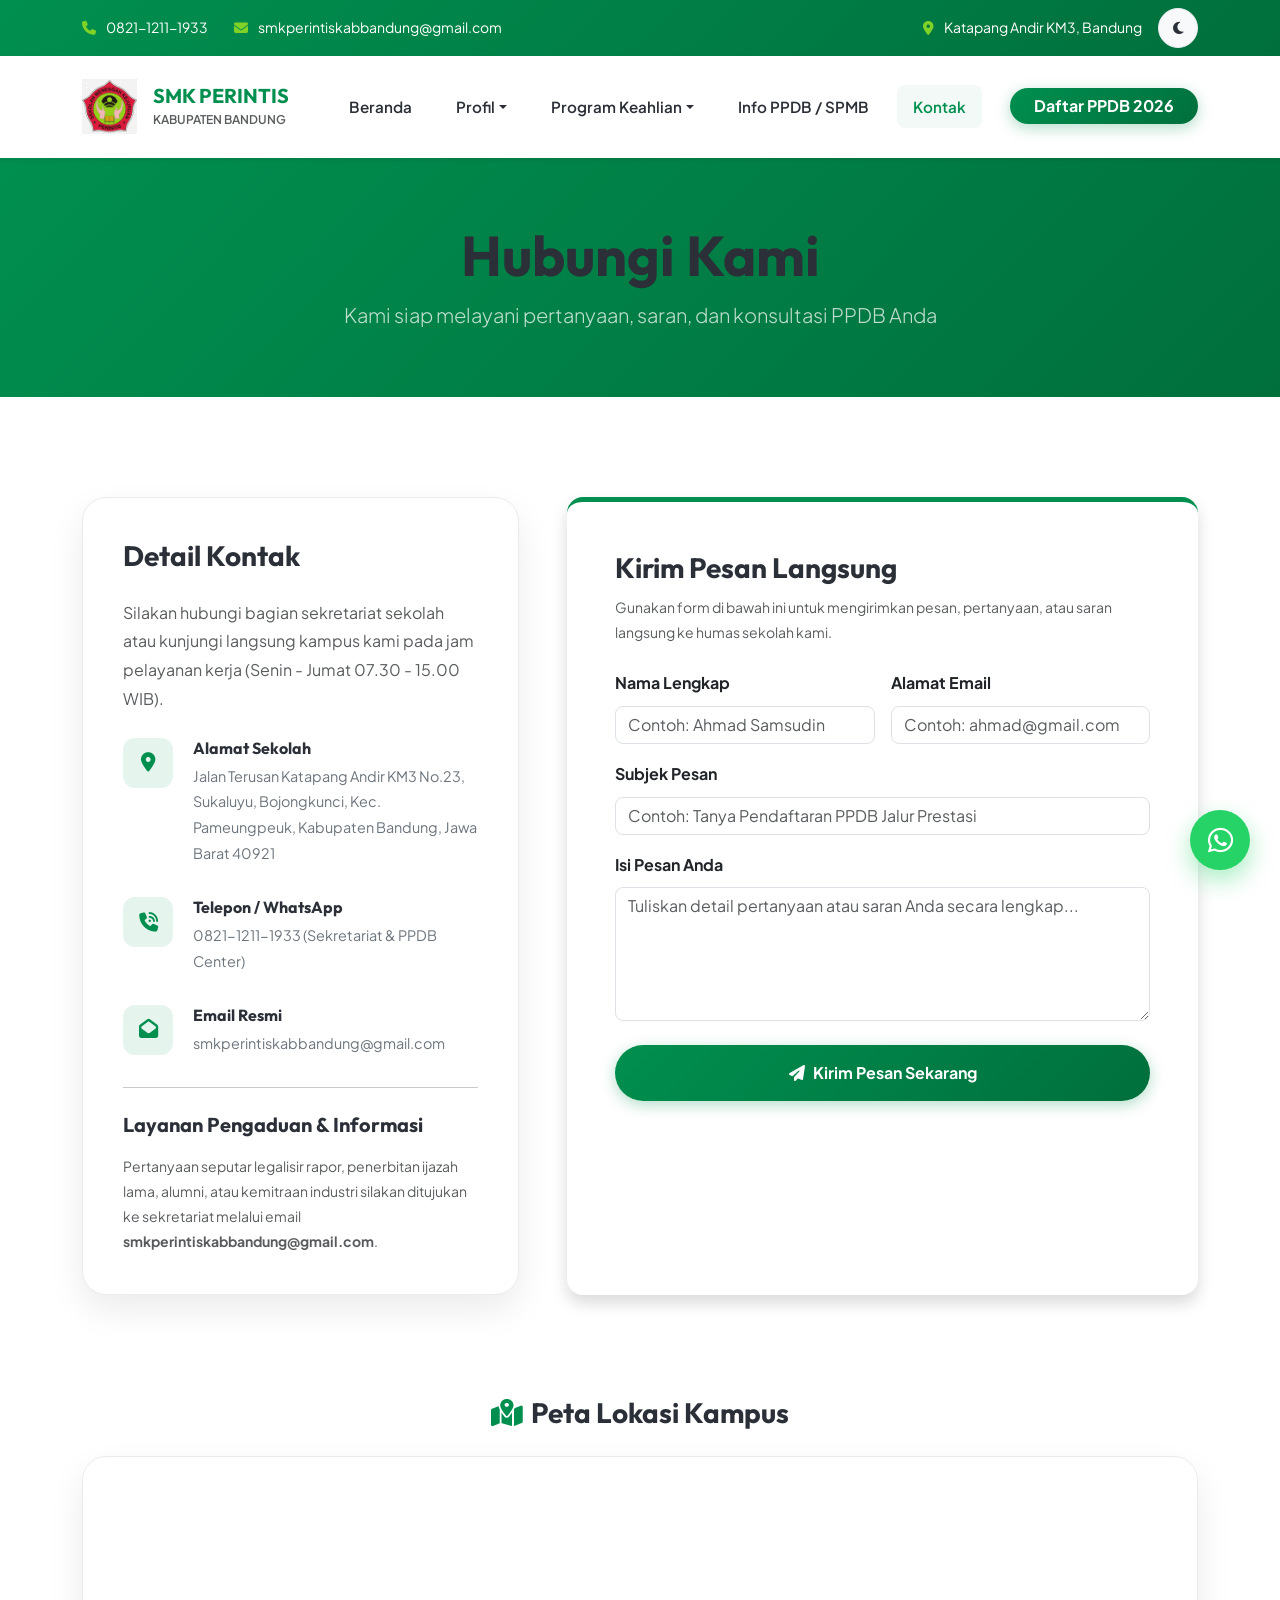
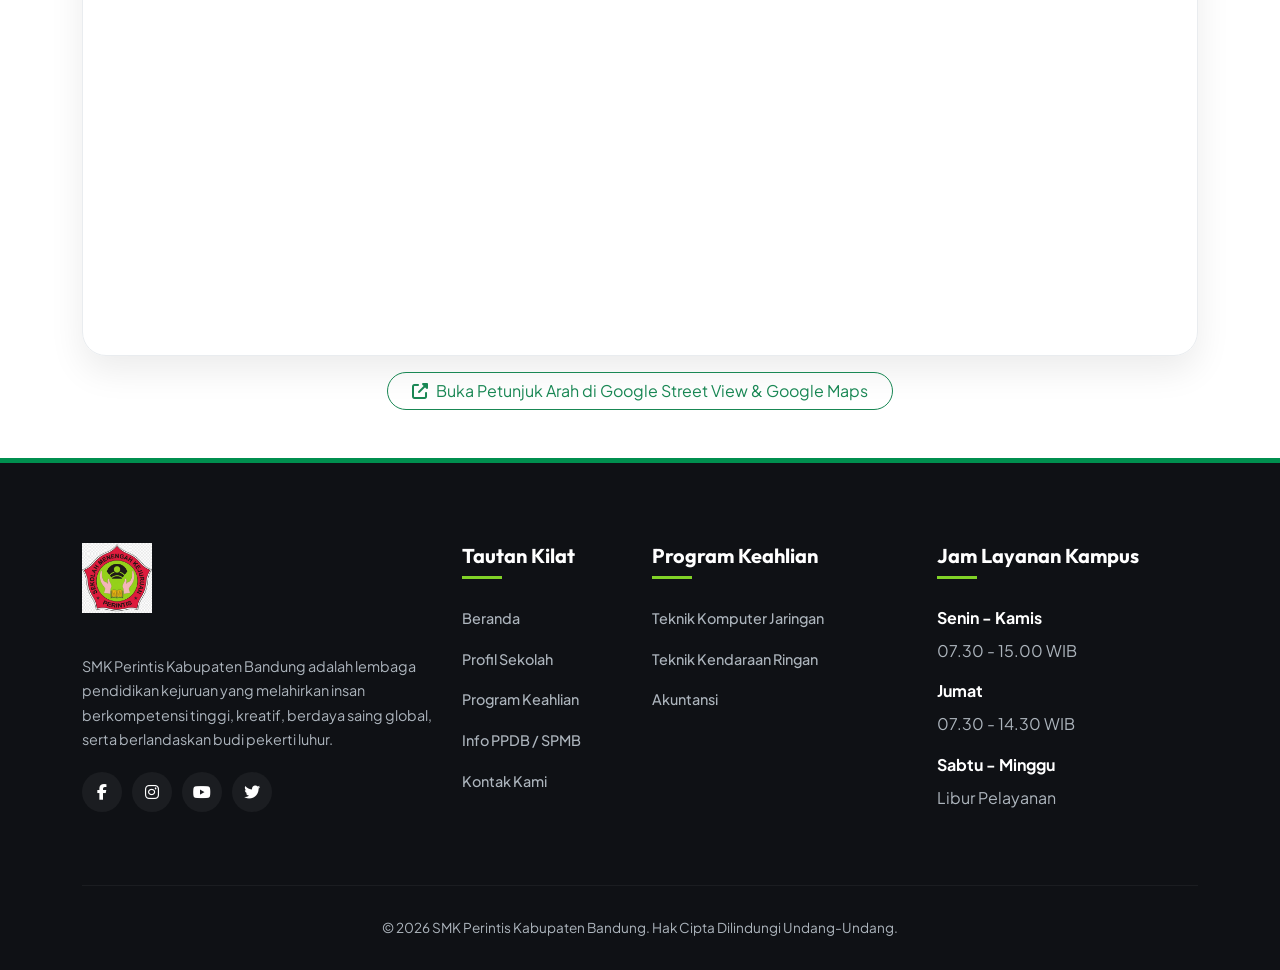
<file: kontak.html>
<!DOCTYPE html>
<html lang="id">
<head>
    <meta charset="UTF-8">
    <meta name="viewport" content="width=device-width, initial-scale=1.0">
    <title>Hubungi Kami | SMK Perintis Kabupaten Bandung</title>
    
    <!-- SEO Meta Tags -->
    <meta name="description" content="Hubungi SMK Perintis Kabupaten Bandung melalui email, WhatsApp, telepon, atau kirim pesan langsung via website kami. Informasi alamat dan peta lokasi sekolah.">
    <meta name="keywords" content="Kontak SMK Perintis, Telepon SMK Perintis, WhatsApp SMK Perintis, Peta Lokasi SMK Perintis">
    <meta name="author" content="SMK Perintis Kab Bandung">
    
    <!-- Bootstrap 5 CSS -->
    <link href="https://cdn.jsdelivr.net/npm/bootstrap@5.3.0/dist/css/bootstrap.min.css" rel="stylesheet">
    <!-- Font Awesome 6 Icons -->
    <link rel="stylesheet" href="https://cdnjs.cloudflare.com/ajax/libs/font-awesome/6.4.0/css/all.min.css">
    <!-- Custom Style Sheet -->
    <link rel="stylesheet" href="css/style.css">
</head>
<body>

    <!-- 1. TOP BAR INFO -->
    <div class="bg-brand-gradient text-white py-2 d-none d-md-block">
        <div class="container d-flex justify-content-between align-items-center small font-weight-bold">
            <div>
                <span class="me-4"><i class="fas fa-phone me-2 text-brand-yellow"></i> 0821-1211-1933</span>
                <span><i class="fas fa-envelope me-2 text-brand-yellow"></i> smkperintiskabbandung@gmail.com</span>
            </div>
            <div class="d-flex align-items-center gap-3">
                <span><i class="fas fa-map-marker-alt me-2 text-brand-yellow"></i> Katapang Andir KM3, Bandung</span>
                <button id="themeToggle" class="theme-toggle-btn btn-sm" title="Ganti Tema" aria-label="Ganti Tema">
                    <i class="fas fa-moon"></i>
                </button>
            </div>
        </div>
    </div>

    <!-- 2. MAIN HEADER & NAVIGATION -->
    <nav id="mainNav" class="navbar navbar-expand-lg navbar-light sticky-top shadow-sm">
        <div class="container">
            <a class="navbar-brand d-flex align-items-center" href="index.html">
                <img src="assets/logo.png" alt="Logo SMK Perintis" class="me-3" style="max-height: 55px; height: auto;">
                <div>
                    <h5 class="m-0 fw-bold tracking-tight text-brand-red">SMK PERINTIS</h5>
                    <span class="text-muted d-block small" style="font-size: 0.75rem; font-weight: 600;">KABUPATEN BANDUNG</span>
                </div>
            </a>

            <button class="navbar-toggler border-0 ms-auto" type="button" data-bs-toggle="collapse" data-bs-target="#smkNavbar" aria-label="Toggle navigation">
                <i class="fas fa-bars text-brand-red"></i>
            </button>

            <div class="collapse navbar-collapse" id="smkNavbar">
                <ul class="navbar-nav mx-auto mb-2 mb-lg-0">
                    <li class="nav-item">
                        <a class="nav-link" href="index.html">Beranda</a>
                    </li>
                    <li class="nav-item dropdown">
                        <a class="nav-link dropdown-toggle" href="#" role="button" data-bs-toggle="dropdown" aria-expanded="false">Profil</a>
                        <ul class="dropdown-menu">
                            <li><a class="dropdown-item" href="profil.html#sejarah">Sejarah Sekolah</a></li>
                            <li><a class="dropdown-item" href="profil.html#visi-misi">Visi & Misi</a></li>
                            <li><a class="dropdown-item" href="profil.html#struktur">Struktur Organisasi</a></li>
                            <li><a class="dropdown-item" href="profil.html#fasilitas">Fasilitas</a></li>
                        </ul>
                    </li>
                    <li class="nav-item dropdown">
                        <a class="nav-link dropdown-toggle" href="#" role="button" data-bs-toggle="dropdown" aria-expanded="false">Program Keahlian</a>
                        <ul class="dropdown-menu">
                            <li><a class="dropdown-item" href="jurusan.html#tkj"><i class="fas fa-laptop-code text-brand-red me-2"></i>Teknik Komputer Jaringan</a></li>
                            <li><a class="dropdown-item" href="jurusan.html#tkr"><i class="fas fa-car-wrench text-brand-green me-2"></i>Teknik Kendaraan Ringan</a></li>
                            <li><a class="dropdown-item" href="jurusan.html#akuntansi"><i class="fas fa-calculator text-brand-yellow me-2"></i>Akuntansi</a></li>
                        </ul>
                    </li>
                    <li class="nav-item">
                        <a class="nav-link" href="ppdb.html">Info PPDB / SPMB</a>
                    </li>
                    <li class="nav-item">
                        <a class="nav-link active" href="kontak.html">Kontak</a>
                    </li>
                </ul>

                <div class="d-flex align-items-center gap-3">
                    <a href="ppdb.html" class="btn btn-brand-red rounded-pill px-4 fw-bold">Daftar PPDB 2026</a>
                </div>
            </div>
        </div>
    </nav>

    <!-- 3. BREADCRUMB HERO -->
    <section class="bg-brand-gradient text-white py-5 text-center">
        <div class="container py-3">
            <h1 class="display-4 fw-bold">Hubungi Kami</h1>
            <p class="lead m-0 opacity-75">Kami siap melayani pertanyaan, saran, dan konsultasi PPDB Anda</p>
        </div>
    </section>

    <!-- 4. HUBUNGI KAMI CONTENT -->
    <section class="section-padding">
        <div class="container">
            <div class="row g-5">
                <!-- Kontak Detail -->
                <div class="col-lg-5">
                    <div class="contact-info-box h-100">
                        <h3 class="fw-bold mb-4">Detail Kontak</h3>
                        <p class="text-muted mb-4">Silakan hubungi bagian sekretariat sekolah atau kunjungi langsung kampus kami pada jam pelayanan kerja (Senin - Jumat 07.30 - 15.00 WIB).</p>
                        
                        <div class="contact-detail-item">
                            <div class="contact-detail-icon"><i class="fas fa-location-dot"></i></div>
                            <div class="contact-detail-content">
                                <h6>Alamat Sekolah</h6>
                                <p>Jalan Terusan Katapang Andir KM3 No.23, Sukaluyu, Bojongkunci, Kec. Pameungpeuk, Kabupaten Bandung, Jawa Barat 40921</p>
                            </div>
                        </div>
                        
                        <div class="contact-detail-item">
                            <div class="contact-detail-icon"><i class="fas fa-phone-volume"></i></div>
                            <div class="contact-detail-content">
                                <h6>Telepon / WhatsApp</h6>
                                <p><a href="tel:082112111933">0821-1211-1933 (Sekretariat & PPDB Center)</a></p>
                            </div>
                        </div>
                        
                        <div class="contact-detail-item">
                            <div class="contact-detail-icon"><i class="fas fa-envelope-open"></i></div>
                            <div class="contact-detail-content">
                                <h6>Email Resmi</h6>
                                <p><a href="mailto:smkperintiskabbandung@gmail.com">smkperintiskabbandung@gmail.com</a></p>
                            </div>
                        </div>

                        <hr class="my-4">
                        
                        <h5 class="fw-bold mb-3">Layanan Pengaduan & Informasi</h5>
                        <p class="text-muted small m-0">Pertanyaan seputar legalisir rapor, penerbitan ijazah lama, alumni, atau kemitraan industri silakan ditujukan ke sekretariat melalui email <strong>smkperintiskabbandung@gmail.com</strong>.</p>
                    </div>
                </div>

                <!-- Formulir Pesan -->
                <div class="col-lg-7">
                    <div class="card border-0 shadow p-5 rounded-4 bg-white" style="border-top: 5px solid var(--brand-red) !important; height: 100%;">
                        <h3 class="fw-bold mb-2">Kirim Pesan Langsung</h3>
                        <p class="text-muted small mb-4">Gunakan form di bawah ini untuk mengirimkan pesan, pertanyaan, atau saran langsung ke humas sekolah kami.</p>
                        
                        <form id="contactForm">
                            <div class="row g-3">
                                <div class="col-md-6">
                                    <div class="mb-3">
                                        <label for="contactNama" class="form-label fw-bold">Nama Lengkap</label>
                                        <input type="text" class="form-control rounded-3" id="contactNama" placeholder="Contoh: Ahmad Samsudin" required>
                                    </div>
                                </div>
                                <div class="col-md-6">
                                    <div class="mb-3">
                                        <label for="contactEmail" class="form-label fw-bold">Alamat Email</label>
                                        <input type="email" class="form-control rounded-3" id="contactEmail" placeholder="Contoh: ahmad@gmail.com" required>
                                    </div>
                                </div>
                            </div>
                            <div class="mb-3">
                                <label for="contactSubjek" class="form-label fw-bold">Subjek Pesan</label>
                                <input type="text" class="form-control rounded-3" id="contactSubjek" placeholder="Contoh: Tanya Pendaftaran PPDB Jalur Prestasi" required>
                            </div>
                            <div class="mb-4">
                                <label for="contactPesan" class="form-label fw-bold">Isi Pesan Anda</label>
                                <textarea class="form-control rounded-3" id="contactPesan" rows="5" placeholder="Tuliskan detail pertanyaan atau saran Anda secara lengkap..." required></textarea>
                            </div>
                            <button type="submit" class="btn btn-brand-red py-3 rounded-pill fw-bold w-100"><i class="fas fa-paper-plane me-2"></i>Kirim Pesan Sekarang</button>
                        </form>
                    </div>
                </div>
            </div>
        </div>
    </section>

    <!-- 5. LOKASI MAPS FULL WIDTH -->
    <section class="pb-5">
        <div class="container">
            <h3 class="fw-bold mb-4 text-center"><i class="fas fa-map-location-dot text-brand-red me-2"></i>Peta Lokasi Kampus</h3>
            <div class="map-iframe-container" style="height: 500px;">
                <iframe src="https://www.google.com/maps/embed?pb=!1m18!1m12!1m3!1d15840.407727393433!2d107.57913337956799!3d-7.009087532356557!2m3!1f0!2f0!3f0!3m2!1i1024!2i768!4f13.1!3m3!1m2!1s0x2e68eeacf99940ed%3A0xddf3345ec586b9e6!2sJl.%20Terusan%20Katapang%20Andir%2C%20Bojongkunci%2C%20Kec.%20Pameungpeuk%2C%20Kabupaten%20Bandung%2C%20Jawa%20Barat!5e0!3m2!1sid!2sid!4v1716611425126!5m2!1sid!2sid" allowfullscreen="" loading="lazy" referrerpolicy="no-referrer-when-downgrade"></iframe>
            </div>
            <div class="text-center mt-3">
                <a href="https://www.google.com/local/place/fid/0x2e68eeacf99940ed:0xddf3345ec586b9e6/photosphere?iu=https://streetviewpixels-pa.googleapis.com/v1/thumbnail?panoid%3DB7WelOsS40qvYYcexL2YIg%26cb_client%3Dsearch.gws-prod.gps%26yaw%3D334.32736%26pitch%3D0%26thumbfov%3D100%26w%3D0%26h%3D0&ik=CAISFkI3V2VsT3NTNDBxdllZY2V4TDJZSWc%3D&sa=X" target="_blank" class="btn btn-outline-success rounded-pill px-4"><i class="fas fa-up-right-from-square me-2"></i>Buka Petunjuk Arah di Google Street View & Google Maps</a>
            </div>
        </div>
    </section>

    <!-- 6. FOOTER -->
    <footer>
        <div class="container">
            <div class="row g-4">
                <div class="col-lg-4 col-md-6 footer-logo-desc">
                    <img src="assets/logo.png" alt="Logo Footer SMK Perintis">
                    <p class="mt-3">
                        SMK Perintis Kabupaten Bandung adalah lembaga pendidikan kejuruan yang melahirkan insan berkompetensi tinggi, kreatif, berdaya saing global, serta berlandaskan budi pekerti luhur.
                    </p>
                    <div class="footer-social-buttons">
                        <a href="#" class="footer-social-btn" aria-label="Facebook"><i class="fab fa-facebook-f"></i></a>
                        <a href="#" class="footer-social-btn" aria-label="Instagram"><i class="fab fa-instagram"></i></a>
                        <a href="#" class="footer-social-btn" aria-label="YouTube"><i class="fab fa-youtube"></i></a>
                        <a href="#" class="footer-social-btn" aria-label="Twitter"><i class="fab fa-twitter"></i></a>
                    </div>
                </div>
                
                <div class="col-lg-2 col-md-6">
                    <h5 class="footer-title">Tautan Kilat</h5>
                    <ul class="footer-links">
                        <li><a href="index.html">Beranda</a></li>
                        <li><a href="profil.html">Profil Sekolah</a></li>
                        <li><a href="jurusan.html">Program Keahlian</a></li>
                        <li><a href="ppdb.html">Info PPDB / SPMB</a></li>
                        <li><a href="kontak.html">Kontak Kami</a></li>
                    </ul>
                </div>
                
                <div class="col-lg-3 col-md-6">
                    <h5 class="footer-title">Program Keahlian</h5>
                    <ul class="footer-links">
                        <li><a href="jurusan.html#tkj">Teknik Komputer Jaringan</a></li>
                        <li><a href="jurusan.html#tkr">Teknik Kendaraan Ringan</a></li>
                        <li><a href="jurusan.html#akuntansi">Akuntansi</a></li>
                    </ul>
                </div>
                
                <div class="col-lg-3 col-md-6">
                    <h5 class="footer-title">Jam Layanan Kampus</h5>
                    <ul class="footer-links" style="pointer-events: none;">
                        <li><span class="text-white d-block fw-bold mb-1">Senin - Kamis</span> 07.30 - 15.00 WIB</li>
                        <li><span class="text-white d-block fw-bold mb-1">Jumat</span> 07.30 - 14.30 WIB</li>
                        <li><span class="text-white d-block fw-bold mb-1">Sabtu - Minggu</span> Libur Pelayanan</li>
                    </ul>
                </div>
            </div>
            
            <div class="footer-bottom text-center">
                <p class="m-0">&copy; 2026 SMK Perintis Kabupaten Bandung. Hak Cipta Dilindungi Undang-Undang.</p>
            </div>
        </div>
    </footer>

    <!-- 7. MOBILE / TABLET BOTTOM NAVIGATION (UNINUS DESIGN) -->
    <div class="mobile-nav-panel">
        <a href="index.html" class="mobile-nav-item">
            <i class="fas fa-house"></i>
            <span>Beranda</span>
        </a>
        <a href="profil.html" class="mobile-nav-item">
            <i class="fas fa-circle-info"></i>
            <span>Profil</span>
        </a>
        <a href="ppdb.html" class="mobile-nav-center-btn">
            <div class="mobile-nav-center-inner">
                <i class="fas fa-user-plus"></i>
            </div>
            <span class="d-block text-center mt-1 font-weight-bold" style="font-size: 0.65rem; color: var(--brand-red);">PPDB 2026</span>
        </a>
        <a href="jurusan.html" class="mobile-nav-item">
            <i class="fas fa-graduation-cap"></i>
            <span>Jurusan</span>
        </a>
        <a href="kontak.html" class="mobile-nav-item active">
            <i class="fas fa-envelope"></i>
            <span>Kontak</span>
        </a>
    </div>

    <!-- 8. FLOATING WHATSAPP BUTTON -->
    <a href="https://wa.me/6282112111933?text=Halo%20Admin%20SMK%20Perintis%20Kab%20Bandung" class="wa-floating-btn" target="_blank" aria-label="Chat WhatsApp">
        <i class="fab fa-whatsapp"></i>
    </a>

    <!-- Bootstrap Bundle with Popper JS -->
    <script src="https://cdn.jsdelivr.net/npm/bootstrap@5.3.0/dist/js/bootstrap.bundle.min.js"></script>
    <!-- GSAP for scroll animations -->
    <script src="https://cdnjs.cloudflare.com/ajax/libs/gsap/3.12.2/gsap.min.js"></script>
    <script src="js/main.js"></script>
</body>
</html>
</file>
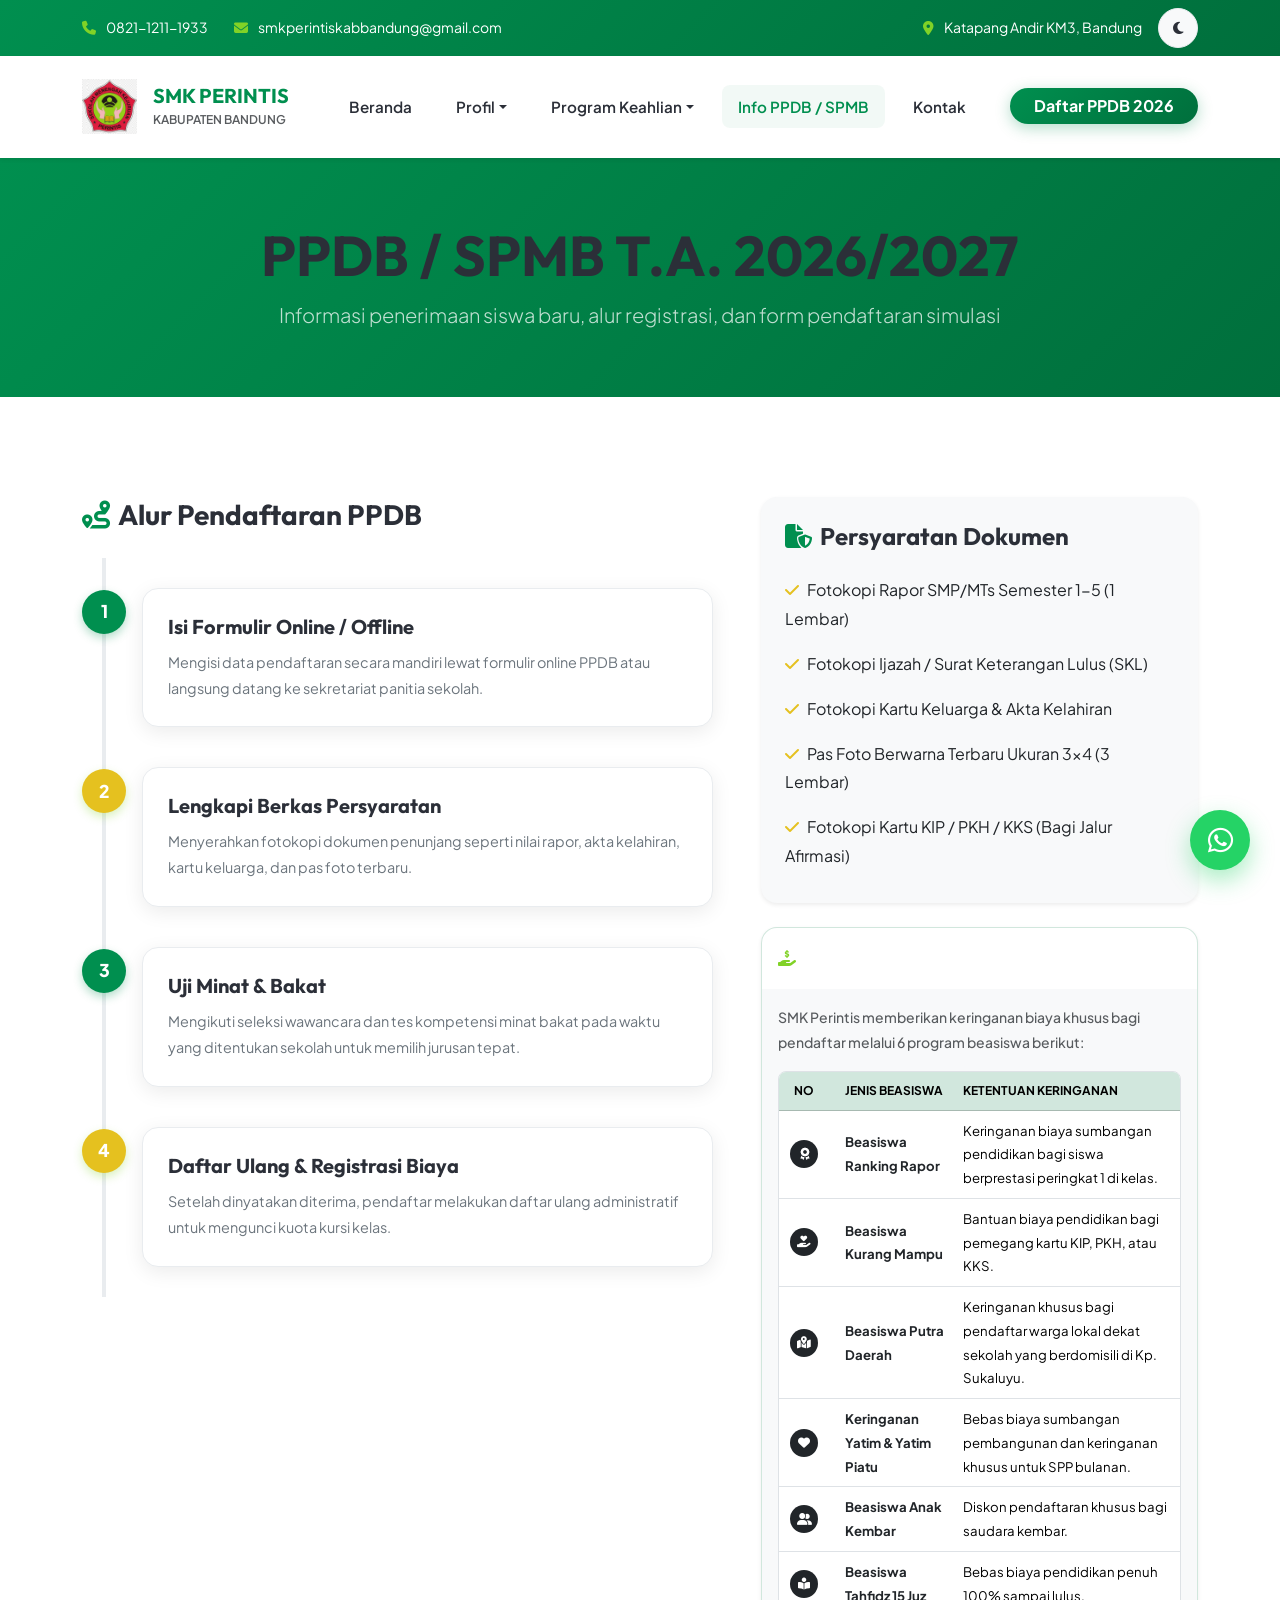
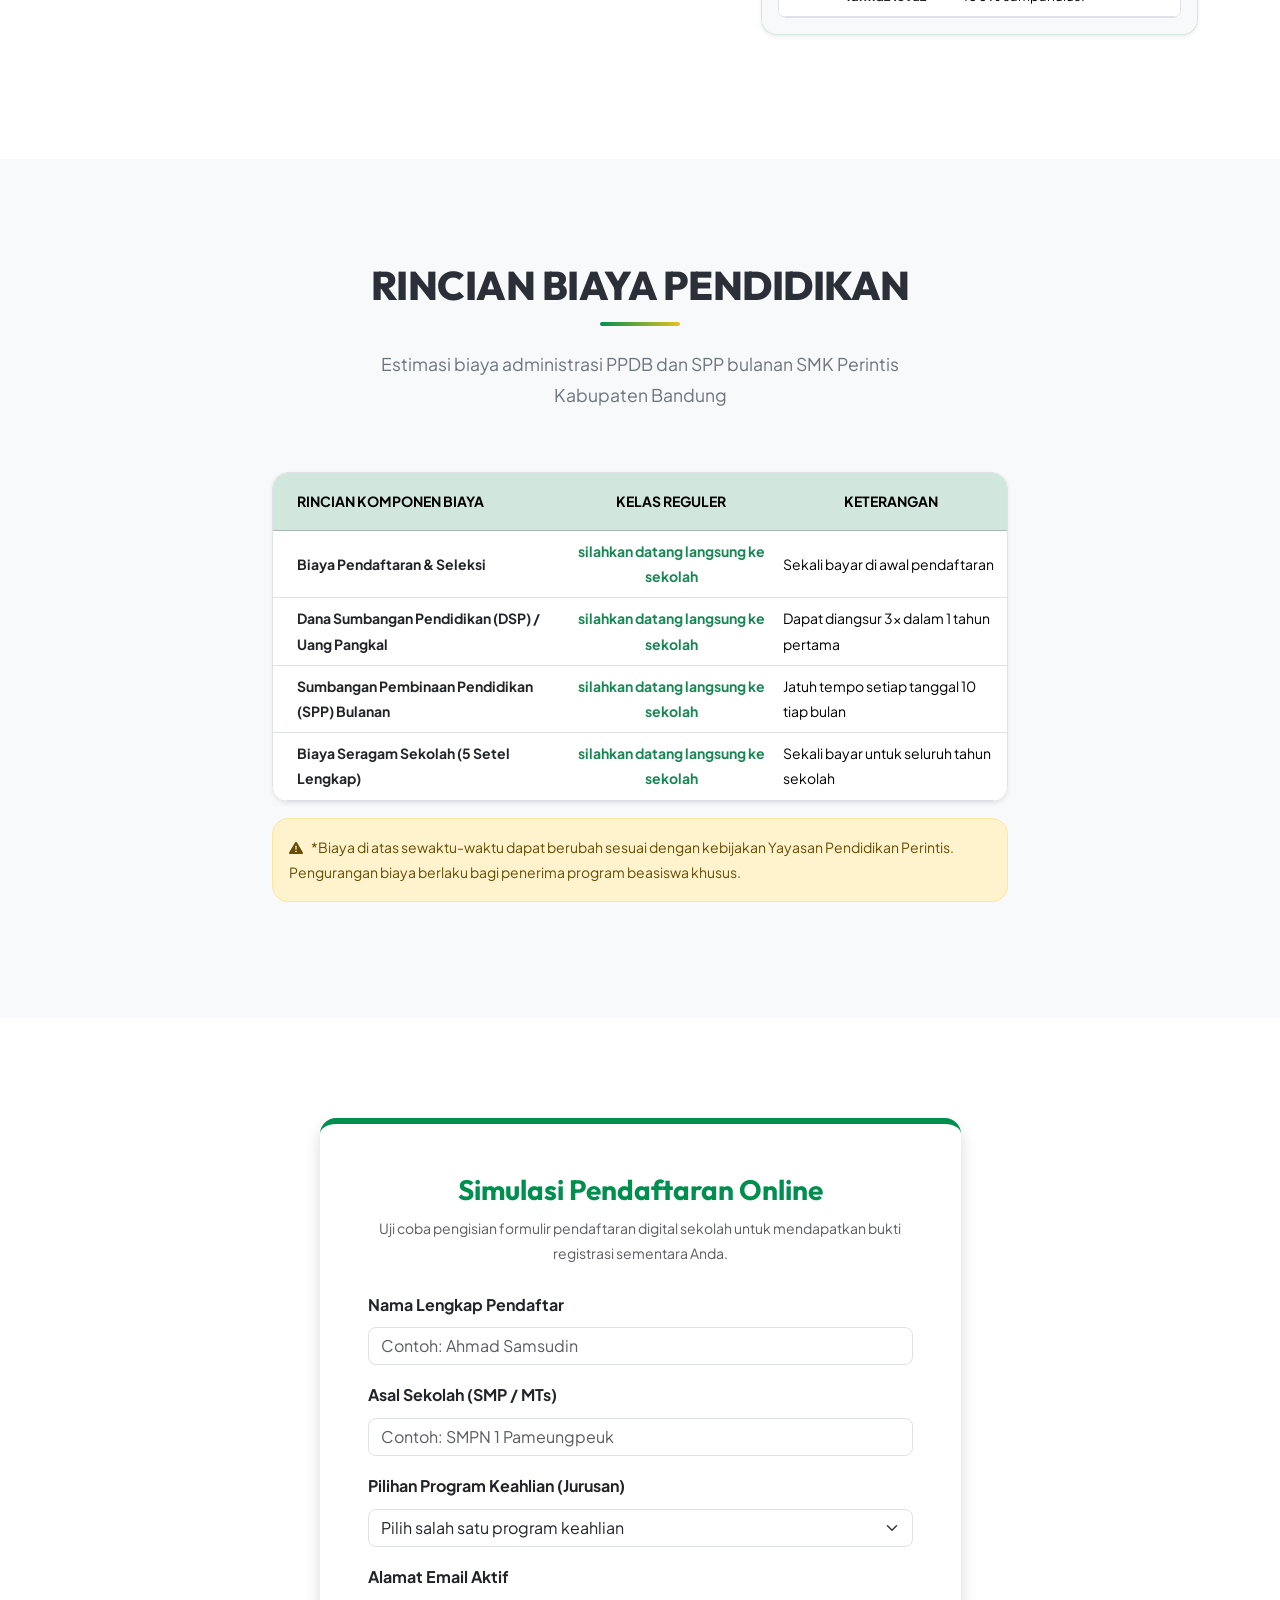
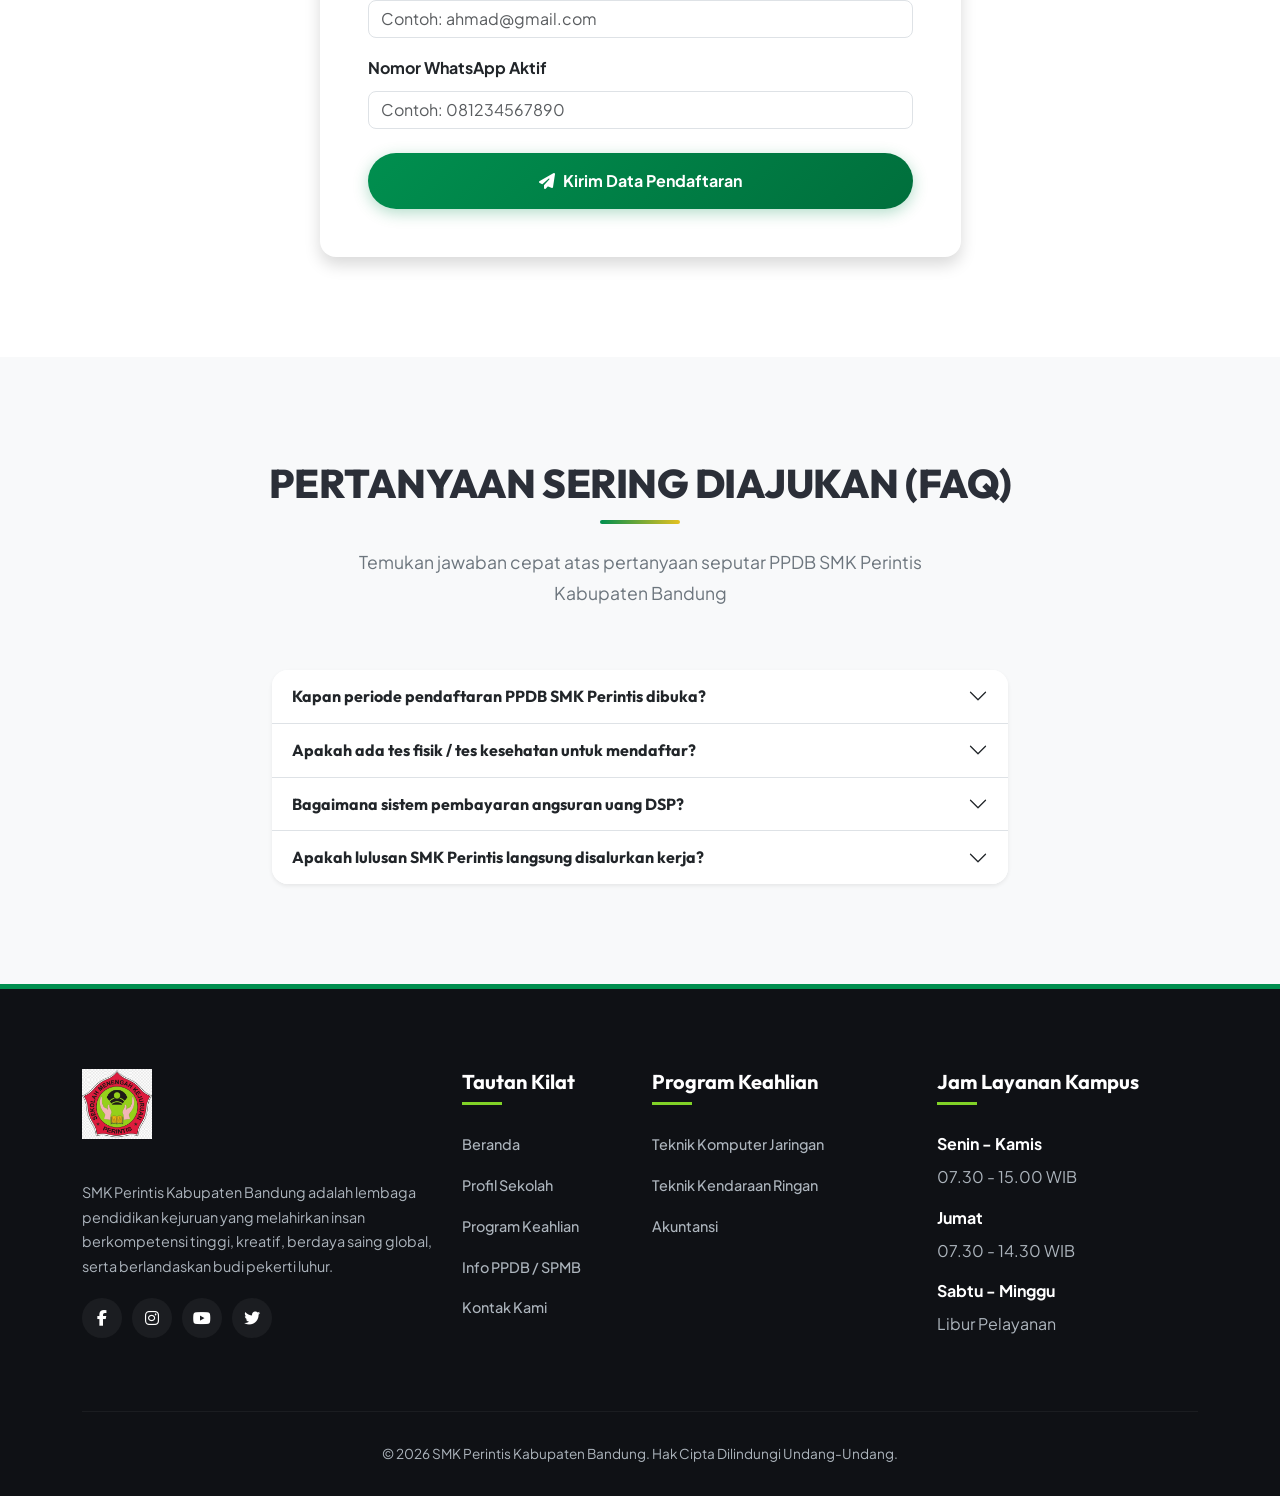
<file: ppdb.html>
<!DOCTYPE html>
<html lang="id">
<head>
    <meta charset="UTF-8">
    <meta name="viewport" content="width=device-width, initial-scale=1.0">
    <title>Penerimaan Peserta Didik Baru (PPDB) | SMK Perintis Kabupaten Bandung</title>
    
    <!-- SEO Meta Tags -->
    <meta name="description" content="Informasi pendaftaran siswa baru (PPDB/SPMB) SMK Perintis Kabupaten Bandung tahun ajaran 2026/2027. Cek alur pendaftaran, persyaratan, rincian biaya, dan form simulasi.">
    <meta name="keywords" content="PPDB SMK Perintis 2026, SPMB SMK Perintis, Daftar SMK Bandung, Alur Pendaftaran SMK Perintis">
    <meta name="author" content="SMK Perintis Kab Bandung">
    
    <!-- Bootstrap 5 CSS -->
    <link href="https://cdn.jsdelivr.net/npm/bootstrap@5.3.0/dist/css/bootstrap.min.css" rel="stylesheet">
    <!-- Font Awesome 6 Icons -->
    <link rel="stylesheet" href="https://cdnjs.cloudflare.com/ajax/libs/font-awesome/6.4.0/css/all.min.css">
    <!-- Custom Style Sheet -->
    <link rel="stylesheet" href="css/style.css">
</head>
<body>

    <!-- 1. TOP BAR INFO -->
    <div class="bg-brand-gradient text-white py-2 d-none d-md-block">
        <div class="container d-flex justify-content-between align-items-center small font-weight-bold">
            <div>
                <span class="me-4"><i class="fas fa-phone me-2 text-brand-yellow"></i> 0821-1211-1933</span>
                <span><i class="fas fa-envelope me-2 text-brand-yellow"></i> smkperintiskabbandung@gmail.com</span>
            </div>
            <div class="d-flex align-items-center gap-3">
                <span><i class="fas fa-map-marker-alt me-2 text-brand-yellow"></i> Katapang Andir KM3, Bandung</span>
                <button id="themeToggle" class="theme-toggle-btn btn-sm" title="Ganti Tema" aria-label="Ganti Tema">
                    <i class="fas fa-moon"></i>
                </button>
            </div>
        </div>
    </div>

    <!-- 2. MAIN HEADER & NAVIGATION -->
    <nav id="mainNav" class="navbar navbar-expand-lg navbar-light sticky-top shadow-sm">
        <div class="container">
            <a class="navbar-brand d-flex align-items-center" href="index.html">
                <img src="assets/logo.png" alt="Logo SMK Perintis" class="me-3" style="max-height: 55px; height: auto;">
                <div>
                    <h5 class="m-0 fw-bold tracking-tight text-brand-red">SMK PERINTIS</h5>
                    <span class="text-muted d-block small" style="font-size: 0.75rem; font-weight: 600;">KABUPATEN BANDUNG</span>
                </div>
            </a>

            <button class="navbar-toggler border-0 ms-auto" type="button" data-bs-toggle="collapse" data-bs-target="#smkNavbar" aria-label="Toggle navigation">
                <i class="fas fa-bars text-brand-red"></i>
            </button>

            <div class="collapse navbar-collapse" id="smkNavbar">
                <ul class="navbar-nav mx-auto mb-2 mb-lg-0">
                    <li class="nav-item">
                        <a class="nav-link" href="index.html">Beranda</a>
                    </li>
                    <li class="nav-item dropdown">
                        <a class="nav-link dropdown-toggle" href="#" role="button" data-bs-toggle="dropdown" aria-expanded="false">Profil</a>
                        <ul class="dropdown-menu">
                            <li><a class="dropdown-item" href="profil.html#sejarah">Sejarah Sekolah</a></li>
                            <li><a class="dropdown-item" href="profil.html#visi-misi">Visi & Misi</a></li>
                            <li><a class="dropdown-item" href="profil.html#struktur">Struktur Organisasi</a></li>
                            <li><a class="dropdown-item" href="profil.html#fasilitas">Fasilitas</a></li>
                        </ul>
                    </li>
                    <li class="nav-item dropdown">
                        <a class="nav-link dropdown-toggle" href="#" role="button" data-bs-toggle="dropdown" aria-expanded="false">Program Keahlian</a>
                        <ul class="dropdown-menu">
                            <li><a class="dropdown-item" href="jurusan.html#tkj"><i class="fas fa-laptop-code text-brand-red me-2"></i>Teknik Komputer Jaringan</a></li>
                            <li><a class="dropdown-item" href="jurusan.html#tkr"><i class="fas fa-car-wrench text-brand-green me-2"></i>Teknik Kendaraan Ringan</a></li>
                            <li><a class="dropdown-item" href="jurusan.html#akuntansi"><i class="fas fa-calculator text-brand-yellow me-2"></i>Akuntansi</a></li>
                        </ul>
                    </li>
                    <li class="nav-item">
                        <a class="nav-link active" href="ppdb.html">Info PPDB / SPMB</a>
                    </li>
                    <li class="nav-item">
                        <a class="nav-link" href="kontak.html">Kontak</a>
                    </li>
                </ul>

                <div class="d-flex align-items-center gap-3">
                    <a href="#pendaftaran-simulasi" class="btn btn-brand-red rounded-pill px-4 fw-bold">Daftar PPDB 2026</a>
                </div>
            </div>
        </div>
    </nav>

    <!-- 3. BREADCRUMB HERO -->
    <section class="bg-brand-gradient text-white py-5 text-center">
        <div class="container py-3">
            <h1 class="display-4 fw-bold">PPDB / SPMB T.A. 2026/2027</h1>
            <p class="lead m-0 opacity-75">Informasi penerimaan siswa baru, alur registrasi, dan form pendaftaran simulasi</p>
        </div>
    </section>

    <!-- 4. ALUR & PERSYARATAN -->
    <section class="section-padding">
        <div class="container">
            <div class="row g-5">
                <!-- Alur Pendaftaran (Timeline Flowchart) -->
                <div class="col-lg-7">
                    <h3 class="fw-bold mb-4"><i class="fas fa-route text-brand-red me-2"></i>Alur Pendaftaran PPDB</h3>
                    <div class="timeline-flow">
                        <div class="timeline-step">
                            <div class="timeline-badge">1</div>
                            <div class="timeline-content">
                                <h5>Isi Formulir Online / Offline</h5>
                                <p>Mengisi data pendaftaran secara mandiri lewat formulir online PPDB atau langsung datang ke sekretariat panitia sekolah.</p>
                            </div>
                        </div>
                        <div class="timeline-step">
                            <div class="timeline-badge">2</div>
                            <div class="timeline-content">
                                <h5>Lengkapi Berkas Persyaratan</h5>
                                <p>Menyerahkan fotokopi dokumen penunjang seperti nilai rapor, akta kelahiran, kartu keluarga, dan pas foto terbaru.</p>
                            </div>
                        </div>
                        <div class="timeline-step">
                            <div class="timeline-badge">3</div>
                            <div class="timeline-content">
                                <h5>Uji Minat & Bakat</h5>
                                <p>Mengikuti seleksi wawancara dan tes kompetensi minat bakat pada waktu yang ditentukan sekolah untuk memilih jurusan tepat.</p>
                            </div>
                        </div>
                        <div class="timeline-step">
                            <div class="timeline-badge">4</div>
                            <div class="timeline-content">
                                <h5>Daftar Ulang & Registrasi Biaya</h5>
                                <p>Setelah dinyatakan diterima, pendaftar melakukan daftar ulang administratif untuk mengunci kuota kursi kelas.</p>
                            </div>
                        </div>
                    </div>
                </div>
                
                <!-- Persyaratan Dokumen -->
                <div class="col-lg-5">
                    <div class="card border-0 shadow-sm p-4 rounded-4 bg-light mb-4">
                        <h4 class="fw-bold mb-3"><i class="fas fa-file-shield text-brand-red me-2"></i>Persyaratan Dokumen</h4>
                        <ul class="list-group list-group-flush bg-transparent">
                            <li class="list-group-item bg-transparent border-0 ps-0"><i class="fas fa-check text-brand-green me-2"></i>Fotokopi Rapor SMP/MTs Semester 1-5 (1 Lembar)</li>
                            <li class="list-group-item bg-transparent border-0 ps-0"><i class="fas fa-check text-brand-green me-2"></i>Fotokopi Ijazah / Surat Keterangan Lulus (SKL)</li>
                            <li class="list-group-item bg-transparent border-0 ps-0"><i class="fas fa-check text-brand-green me-2"></i>Fotokopi Kartu Keluarga & Akta Kelahiran</li>
                            <li class="list-group-item bg-transparent border-0 ps-0"><i class="fas fa-check text-brand-green me-2"></i>Pas Foto Berwarna Terbaru Ukuran 3x4 (3 Lembar)</li>
                            <li class="list-group-item bg-transparent border-0 ps-0"><i class="fas fa-check text-brand-green me-2"></i>Fotokopi Kartu KIP / PKH / KKS (Bagi Jalur Afirmasi)</li>
                        </ul>
                    </div>

                    <div class="card border-0 shadow-sm rounded-4 overflow-hidden mb-4" style="border: 1px solid rgba(25, 135, 84, 0.2) !important;">
                        <div class="bg-brand-green text-white p-3 fw-bold d-flex align-items-center gap-2">
                            <i class="fas fa-hand-holding-dollar text-brand-yellow"></i>
                            <span>Program Beasiswa SMK Perintis</span>
                        </div>
                        <div class="card-body p-3 bg-light">
                            <p class="small text-muted mb-3 fw-medium">SMK Perintis memberikan keringanan biaya khusus bagi pendaftar melalui 6 program beasiswa berikut:</p>
                            <div class="table-responsive rounded-3 border bg-white">
                                <table class="table table-hover align-middle m-0" style="font-size: 0.825rem;">
                                    <thead class="table-success text-dark text-uppercase fw-bold" style="font-size: 0.75rem;">
                                        <tr>
                                            <th scope="col" style="width: 50px;" class="text-center">No</th>
                                            <th scope="col" class="ps-3">Jenis Beasiswa</th>
                                            <th scope="col">Ketentuan Keringanan</th>
                                        </tr>
                                    </thead>
                                    <tbody class="text-muted">
                                        <tr>
                                            <td class="text-center">
                                                <span class="d-inline-flex align-items-center justify-content-center bg-dark text-white rounded-circle" style="width: 28px; height: 28px;"><i class="fas fa-award" style="font-size: 0.75rem;"></i></span>
                                            </td>
                                            <td class="ps-3 fw-bold text-dark">Beasiswa Ranking Rapor</td>
                                            <td>Keringanan biaya sumbangan pendidikan bagi siswa berprestasi peringkat 1 di kelas.</td>
                                        </tr>
                                        <tr>
                                            <td class="text-center">
                                                <span class="d-inline-flex align-items-center justify-content-center bg-dark text-white rounded-circle" style="width: 28px; height: 28px;"><i class="fas fa-hand-holding-heart" style="font-size: 0.75rem;"></i></span>
                                            </td>
                                            <td class="ps-3 fw-bold text-dark">Beasiswa Kurang Mampu</td>
                                            <td>Bantuan biaya pendidikan bagi pemegang kartu KIP, PKH, atau KKS.</td>
                                        </tr>
                                        <tr>
                                            <td class="text-center">
                                                <span class="d-inline-flex align-items-center justify-content-center bg-dark text-white rounded-circle" style="width: 28px; height: 28px;"><i class="fas fa-map-location-dot" style="font-size: 0.75rem;"></i></span>
                                            </td>
                                            <td class="ps-3 fw-bold text-dark">Beasiswa Putra Daerah</td>
                                            <td>Keringanan khusus bagi pendaftar warga lokal dekat sekolah yang berdomisili di Kp. Sukaluyu.</td>
                                        </tr>
                                        <tr>
                                            <td class="text-center">
                                                <span class="d-inline-flex align-items-center justify-content-center bg-dark text-white rounded-circle" style="width: 28px; height: 28px;"><i class="fas fa-heart" style="font-size: 0.75rem;"></i></span>
                                            </td>
                                            <td class="ps-3 fw-bold text-dark">Keringanan Yatim & Yatim Piatu</td>
                                            <td>Bebas biaya sumbangan pembangunan dan keringanan khusus untuk SPP bulanan.</td>
                                        </tr>
                                        <tr>
                                            <td class="text-center">
                                                <span class="d-inline-flex align-items-center justify-content-center bg-dark text-white rounded-circle" style="width: 28px; height: 28px;"><i class="fas fa-user-group" style="font-size: 0.75rem;"></i></span>
                                            </td>
                                            <td class="ps-3 fw-bold text-dark">Beasiswa Anak Kembar</td>
                                            <td>Diskon pendaftaran khusus bagi saudara kembar.</td>
                                        </tr>
                                        <tr>
                                            <td class="text-center">
                                                <span class="d-inline-flex align-items-center justify-content-center bg-dark text-white rounded-circle" style="width: 28px; height: 28px;"><i class="fas fa-book-open-reader" style="font-size: 0.75rem;"></i></span>
                                            </td>
                                            <td class="ps-3 fw-bold text-dark">Beasiswa Tahfidz 15 Juz</td>
                                            <td>Bebas biaya pendidikan penuh 100% sampai lulus.</td>
                                        </tr>
                                    </tbody>
                                </table>
                            </div>
                        </div>
                    </div>
                </div>
            </div>
        </div>
    </section>

    <!-- 5. RINCIAN BIAYA PENDIDIKAN -->
    <section class="section-padding bg-light">
        <div class="container">
            <div class="section-header">
                <h2>Rincian Biaya Pendidikan</h2>
                <p>Estimasi biaya administrasi PPDB dan SPP bulanan SMK Perintis Kabupaten Bandung</p>
            </div>
            
            <div class="row justify-content-center">
                <div class="col-lg-8">
                    <div class="table-responsive rounded-4 shadow-sm border">
                        <table class="table table-hover bg-white m-0 align-middle">
                            <thead class="table-success text-uppercase fw-bold small text-dark">
                                <tr>
                                    <th scope="col" class="py-3 ps-4">Rincian Komponen Biaya</th>
                                    <th scope="col" class="py-3 text-center">Kelas Reguler</th>
                                    <th scope="col" class="py-3 text-center">Keterangan</th>
                                </tr>
                            </thead>
                            <tbody class="small text-muted">
                                <tr>
                                    <td class="ps-4 fw-bold text-dark">Biaya Pendaftaran & Seleksi</td>
                                    <td class="text-center fw-bold text-success">silahkan datang langsung ke sekolah</td>
                                    <td>Sekali bayar di awal pendaftaran</td>
                                </tr>
                                <tr>
                                    <td class="ps-4 fw-bold text-dark">Dana Sumbangan Pendidikan (DSP) / Uang Pangkal</td>
                                    <td class="text-center fw-bold text-success">silahkan datang langsung ke sekolah</td>
                                    <td>Dapat diangsur 3x dalam 1 tahun pertama</td>
                                </tr>
                                <tr>
                                    <td class="ps-4 fw-bold text-dark">Sumbangan Pembinaan Pendidikan (SPP) Bulanan</td>
                                    <td class="text-center fw-bold text-success">silahkan datang langsung ke sekolah</td>
                                    <td>Jatuh tempo setiap tanggal 10 tiap bulan</td>
                                </tr>
                                <tr>
                                    <td class="ps-4 fw-bold text-dark">Biaya Seragam Sekolah (5 Setel Lengkap)</td>
                                    <td class="text-center fw-bold text-success">silahkan datang langsung ke sekolah</td>
                                    <td>Sekali bayar untuk seluruh tahun sekolah</td>
                                </tr>
                            </tbody>
                        </table>
                    </div>
                    <div class="alert alert-warning mt-3 rounded-4 small p-3" role="alert">
                        <i class="fas fa-triangle-exclamation me-2"></i>*Biaya di atas sewaktu-waktu dapat berubah sesuai dengan kebijakan Yayasan Pendidikan Perintis. Pengurangan biaya berlaku bagi penerima program beasiswa khusus.
                    </div>
                </div>
            </div>
        </div>
    </section>

    <!-- 6. FORMULIR PENDAFTARAN SIMULASI -->
    <section id="pendaftaran-simulasi" class="section-padding">
        <div class="container">
            <div class="row justify-content-center">
                <div class="col-lg-7">
                    <div class="card border-0 shadow p-5 rounded-4 bg-white" style="border-top: 6px solid var(--brand-red) !important;">
                        <h3 class="fw-bold mb-2 text-center text-brand-red">Simulasi Pendaftaran Online</h3>
                        <p class="text-muted text-center small mb-4">Uji coba pengisian formulir pendaftaran digital sekolah untuk mendapatkan bukti registrasi sementara Anda.</p>
                        
                        <form id="ppdbSimForm">
                            <div class="mb-3">
                                <label for="ppdbNama" class="form-label fw-bold">Nama Lengkap Pendaftar</label>
                                <input type="text" class="form-control rounded-3" id="ppdbNama" placeholder="Contoh: Ahmad Samsudin" required>
                            </div>
                            <div class="mb-3">
                                <label for="ppdbAsal" class="form-label fw-bold">Asal Sekolah (SMP / MTs)</label>
                                <input type="text" class="form-control rounded-3" id="ppdbAsal" placeholder="Contoh: SMPN 1 Pameungpeuk" required>
                            </div>
                            <div class="mb-3">
                                <label for="ppdbJurusan" class="form-label fw-bold">Pilihan Program Keahlian (Jurusan)</label>
                                <select class="form-select rounded-3" id="ppdbJurusan" required>
                                    <option value="" disabled selected>Pilih salah satu program keahlian</option>
                                    <option value="Teknik Komputer Jaringan (TKJ)">Teknik Komputer Jaringan (TKJ)</option>
                                    <option value="Teknik Kendaraan Ringan (TKR)">Teknik Kendaraan Ringan (TKR)</option>
                                    <option value="Akuntansi (AK)">Akuntansi (AK)</option>
                                </select>
                            </div>
                            <div class="mb-3">
                                <label for="ppdbEmail" class="form-label fw-bold">Alamat Email Aktif</label>
                                <input type="email" class="form-control rounded-3" id="ppdbEmail" placeholder="Contoh: ahmad@gmail.com" required>
                            </div>
                            <div class="mb-4">
                                <label for="ppdbWa" class="form-label fw-bold">Nomor WhatsApp Aktif</label>
                                <input type="tel" class="form-control rounded-3" id="ppdbWa" placeholder="Contoh: 081234567890" required>
                            </div>
                            <button type="submit" class="btn btn-brand-red w-100 py-3 rounded-pill fw-bold"><i class="fas fa-paper-plane me-2"></i>Kirim Data Pendaftaran</button>
                        </form>
                        
                        <!-- Simulasi Success Receipt Container -->
                        <div id="ppdbSuccessResult"></div>
                    </div>
                </div>
            </div>
        </div>
    </section>

    <!-- 7. FAQ SECTION (ACCORDION) -->
    <section class="section-padding bg-light">
        <div class="container">
            <div class="section-header">
                <h2>Pertanyaan Sering Diajukan (FAQ)</h2>
                <p>Temukan jawaban cepat atas pertanyaan seputar PPDB SMK Perintis Kabupaten Bandung</p>
            </div>
            
            <div class="row justify-content-center">
                <div class="col-lg-8">
                    <div class="accordion accordion-flush rounded-4 overflow-hidden shadow-sm" id="accordionPPDB">
                        <div class="accordion-item border-bottom">
                            <h2 class="accordion-header" id="flush-headingOne">
                                <button class="accordion-button collapsed fw-bold text-dark" type="button" data-bs-toggle="collapse" data-bs-target="#flush-collapseOne" aria-expanded="false" aria-controls="flush-collapseOne">
                                    Kapan periode pendaftaran PPDB SMK Perintis dibuka?
                                </button>
                            </h2>
                            <div id="flush-collapseOne" class="accordion-collapse collapse" aria-labelledby="flush-headingOne" data-bs-parent="#accordionPPDB">
                                <div class="accordion-body text-muted small">
                                    PPDB T.A. 2026/2027 dibuka dalam 3 Gelombang: Gelombang 1 (Januari - Maret), Gelombang 2 (April - Juni), dan Gelombang 3 (Juli) jika kuota kelas belum terpenuhi. Daftarkan diri lebih awal untuk mendapatkan potongan formulir khusus.
                                </div>
                            </div>
                        </div>
                        <div class="accordion-item border-bottom">
                            <h2 class="accordion-header" id="flush-headingTwo">
                                <button class="accordion-button collapsed fw-bold text-dark" type="button" data-bs-toggle="collapse" data-bs-target="#flush-collapseTwo" aria-expanded="false" aria-controls="flush-collapseTwo">
                                    Apakah ada tes fisik / tes kesehatan untuk mendaftar?
                                </button>
                            </h2>
                            <div id="flush-collapseTwo" class="accordion-collapse collapse" aria-labelledby="flush-headingTwo" data-bs-parent="#accordionPPDB">
                                <div class="accordion-body text-muted small">
                                    Ya, untuk pendaftar jurusan Teknik Kendaraan Ringan (TKR) dan Teknik Komputer Jaringan (TKJ), disyaratkan tidak buta warna parsial/total demi kelancaran kegiatan praktik bengkel dan laboratorium kelistrikan.
                                </div>
                            </div>
                        </div>
                        <div class="accordion-item border-bottom">
                            <h2 class="accordion-header" id="flush-headingThree">
                                <button class="accordion-button collapsed fw-bold text-dark" type="button" data-bs-toggle="collapse" data-bs-target="#flush-collapseThree" aria-expanded="false" aria-controls="flush-collapseThree">
                                    Bagaimana sistem pembayaran angsuran uang DSP?
                                </button>
                            </h2>
                            <div id="flush-collapseThree" class="accordion-collapse collapse" aria-labelledby="flush-headingThree" data-bs-parent="#accordionPPDB">
                                <div class="accordion-body text-muted small">
                                    Uang pangkal DSP sebesar dapat diangsur sebanyak 3 kali dalam setahun pertama, untuk informasi lebih lanjut silahkan datang langsung ke sekolah kami.
                                </div>
                            </div>
                        </div>
                        <div class="accordion-item">
                            <h2 class="accordion-header" id="flush-headingFour">
                                <button class="accordion-button collapsed fw-bold text-dark" type="button" data-bs-toggle="collapse" data-bs-target="#flush-collapseFour" aria-expanded="false" aria-controls="flush-collapseFour">
                                    Apakah lulusan SMK Perintis langsung disalurkan kerja?
                                </button>
                            </h2>
                            <div id="flush-collapseFour" class="accordion-collapse collapse" aria-labelledby="flush-headingFour" data-bs-parent="#accordionPPDB">
                                <div class="accordion-body text-muted small">
                                    Melalui Lembaga Bursa Kerja Khusus (BKK) sekolah, kami bekerja sama dengan puluhan pabrik perakitan, ATPM, dealer otomotif, ISP, and kantor akuntan publik untuk menjadwalkan seleksi rekrutmen kerja khusus siswa tingkat akhir.
                                </div>
                            </div>
                        </div>
                    </div>
                </div>
            </div>
        </div>
    </section>

    <!-- 8. FOOTER -->
    <footer>
        <div class="container">
            <div class="row g-4">
                <div class="col-lg-4 col-md-6 footer-logo-desc">
                    <img src="assets/logo.png" alt="Logo Footer SMK Perintis">
                    <p class="mt-3">
                        SMK Perintis Kabupaten Bandung adalah lembaga pendidikan kejuruan yang melahirkan insan berkompetensi tinggi, kreatif, berdaya saing global, serta berlandaskan budi pekerti luhur.
                    </p>
                    <div class="footer-social-buttons">
                        <a href="#" class="footer-social-btn" aria-label="Facebook"><i class="fab fa-facebook-f"></i></a>
                        <a href="#" class="footer-social-btn" aria-label="Instagram"><i class="fab fa-instagram"></i></a>
                        <a href="#" class="footer-social-btn" aria-label="YouTube"><i class="fab fa-youtube"></i></a>
                        <a href="#" class="footer-social-btn" aria-label="Twitter"><i class="fab fa-twitter"></i></a>
                    </div>
                </div>
                
                <div class="col-lg-2 col-md-6">
                    <h5 class="footer-title">Tautan Kilat</h5>
                    <ul class="footer-links">
                        <li><a href="index.html">Beranda</a></li>
                        <li><a href="profil.html">Profil Sekolah</a></li>
                        <li><a href="jurusan.html">Program Keahlian</a></li>
                        <li><a href="ppdb.html">Info PPDB / SPMB</a></li>
                        <li><a href="kontak.html">Kontak Kami</a></li>
                    </ul>
                </div>
                
                <div class="col-lg-3 col-md-6">
                    <h5 class="footer-title">Program Keahlian</h5>
                    <ul class="footer-links">
                        <li><a href="jurusan.html#tkj">Teknik Komputer Jaringan</a></li>
                        <li><a href="jurusan.html#tkr">Teknik Kendaraan Ringan</a></li>
                        <li><a href="jurusan.html#akuntansi">Akuntansi</a></li>
                    </ul>
                </div>
                
                <div class="col-lg-3 col-md-6">
                    <h5 class="footer-title">Jam Layanan Kampus</h5>
                    <ul class="footer-links" style="pointer-events: none;">
                        <li><span class="text-white d-block fw-bold mb-1">Senin - Kamis</span> 07.30 - 15.00 WIB</li>
                        <li><span class="text-white d-block fw-bold mb-1">Jumat</span> 07.30 - 14.30 WIB</li>
                        <li><span class="text-white d-block fw-bold mb-1">Sabtu - Minggu</span> Libur Pelayanan</li>
                    </ul>
                </div>
            </div>
            
            <div class="footer-bottom text-center">
                <p class="m-0">&copy; 2026 SMK Perintis Kabupaten Bandung. Hak Cipta Dilindungi Undang-Undang.</p>
            </div>
        </div>
    </footer>

    <!-- 9. MOBILE / TABLET BOTTOM NAVIGATION (UNINUS DESIGN) -->
    <div class="mobile-nav-panel">
        <a href="index.html" class="mobile-nav-item">
            <i class="fas fa-house"></i>
            <span>Beranda</span>
        </a>
        <a href="profil.html" class="mobile-nav-item">
            <i class="fas fa-circle-info"></i>
            <span>Profil</span>
        </a>
        <a href="ppdb.html" class="mobile-nav-center-btn">
            <div class="mobile-nav-center-inner">
                <i class="fas fa-user-plus text-brand-red"></i>
            </div>
            <span class="d-block text-center mt-1 font-weight-bold" style="font-size: 0.65rem; color: var(--brand-red);">PPDB 2026</span>
        </a>
        <a href="jurusan.html" class="mobile-nav-item">
            <i class="fas fa-graduation-cap"></i>
            <span>Jurusan</span>
        </a>
        <a href="kontak.html" class="mobile-nav-item">
            <i class="fas fa-envelope"></i>
            <span>Kontak</span>
        </a>
    </div>

    <!-- 10. FLOATING WHATSAPP BUTTON -->
    <a href="https://wa.me/6282112111933?text=Halo%20Admin%20SMK%20Perintis%20Kab%20Bandung" class="wa-floating-btn" target="_blank" aria-label="Chat WhatsApp">
        <i class="fab fa-whatsapp"></i>
    </a>

    <!-- Bootstrap Bundle with Popper JS -->
    <script src="https://cdn.jsdelivr.net/npm/bootstrap@5.3.0/dist/js/bootstrap.bundle.min.js"></script>
    <!-- GSAP for scroll animations -->
    <script src="https://cdnjs.cloudflare.com/ajax/libs/gsap/3.12.2/gsap.min.js"></script>
    <script src="js/main.js"></script>
</body>
</html>
</file>
<file: css/style.css>
/* ==========================================================================
   STYLE SYSTEM - SMK PERINTIS KABUPATEN BANDUNG
   Aesthetics: Modern Premium Portal (Inspired by UNINUS & Modern Gov Portals)
   ========================================================================== */

@import url('https://fonts.googleapis.com/css2?family=Plus+Jakarta+Sans:wght@300;400;500;600;700;800&family=Outfit:wght@400;500;600;700;800&display=swap');

:root {
    /* Brand Colors (Green & Yellow Theme - UNINUS style) */
    --brand-red: #008f4f;       /* Primary Emerald Green */
    --brand-green: #e5c11f;     /* Golden Yellow (Secondary) */
    --brand-yellow: #81d227;    /* Vibrant Lime Green (Accent) */
    --brand-green-dark: #c29d10;/* Darker Golden Yellow */
    --brand-red-dark: #006f3c;  /* Dark Emerald Green */
    
    /* UI Palette - Light Mode (Default) */
    --bg-body: #ffffff;
    --bg-light: #f8f9fa;
    --bg-card: #ffffff;
    --bg-navbar: rgba(255, 255, 255, 0.9);
    --text-main: #2b2f38;
    --text-muted: #6c757d;
    --border-color: #e9ecef;
    --shadow-color: rgba(0, 0, 0, 0.08);
    --shadow-hover: rgba(0, 0, 0, 0.15);
    --glass-bg: rgba(255, 255, 255, 0.75);
    --glass-border: rgba(255, 255, 255, 0.5);
    --card-gradient: linear-gradient(135deg, #ffffff, #f8f9fa);
}

[data-theme="dark"] {
    /* UI Palette - Dark Mode */
    --bg-body: #0f1115;
    --bg-light: #161a22;
    --bg-card: #1c212c;
    --bg-navbar: rgba(15, 17, 21, 0.9);
    --text-main: #f1f3f5;
    --text-muted: #adb5bd;
    --border-color: #2c323f;
    --shadow-color: rgba(0, 0, 0, 0.4);
    --shadow-hover: rgba(0, 0, 0, 0.6);
    --glass-bg: rgba(28, 33, 44, 0.75);
    --glass-border: rgba(255, 255, 255, 0.05);
    --card-gradient: linear-gradient(135deg, #1c212c, #161a22);
}

[data-theme="dark"] .text-dark,
[data-theme="dark"] .text-secondary,
[data-theme="dark"] .text-black-50 {
    color: var(--text-main) !important;
}
[data-theme="dark"] .text-muted {
    color: var(--text-muted) !important;
}
[data-theme="dark"] .bg-white,
[data-theme="dark"] .bg-light {
    background-color: var(--bg-light) !important;
}
[data-theme="dark"] .card {
    background-color: var(--bg-card) !important;
    border-color: var(--border-color) !important;
}
[data-theme="dark"] .border {
    border-color: var(--border-color) !important;
}
[data-theme="dark"] .accordion-button {
    background-color: var(--bg-card) !important;
    color: var(--text-main) !important;
}
[data-theme="dark"] .accordion-button:not(.collapsed) {
    background-color: rgba(0, 143, 79, 0.15) !important;
    color: var(--brand-red) !important;
}
[data-theme="dark"] .accordion-item {
    background-color: var(--bg-card) !important;
    border-color: var(--border-color) !important;
}
[data-theme="dark"] .form-control,
[data-theme="dark"] .form-select {
    background-color: var(--bg-light) !important;
    border-color: var(--border-color) !important;
    color: var(--text-main) !important;
}
[data-theme="dark"] .form-control::placeholder {
    color: var(--text-muted) !important;
    opacity: 0.6;
}
[data-theme="dark"] .table {
    color: var(--text-main) !important;
    border-color: var(--border-color) !important;
}
[data-theme="dark"] .table-success th {
    color: #ffffff !important;
    background-color: var(--brand-red-dark) !important;
}
[data-theme="dark"] .table-hover tbody tr:hover {
    background-color: rgba(255, 255, 255, 0.03) !important;
    color: var(--text-main) !important;
}
[data-theme="dark"] .alert {
    background-color: var(--bg-light) !important;
    border-color: var(--border-color) !important;
    color: var(--text-main) !important;
}
[data-theme="dark"] .alert-success {
    border-left: 4px solid var(--brand-red) !important;
}
[data-theme="dark"] .alert-warning {
    border-left: 4px solid var(--brand-green) !important;
}

/* ==========================================================================
   GLOBAL RESET & BASE STYLES
   ========================================================================== */
html, body {
    max-width: 100%;
    overflow-x: hidden;
    scroll-behavior: smooth;
}

body {
    font-family: 'Plus Jakarta Sans', sans-serif;
    font-size: 16px;
    line-height: 1.8;
    color: var(--text-main);
    background-color: var(--bg-body);
    transition: background-color 0.4s ease, color 0.4s ease;
}

h1, h2, h3, h4, h5, h6 {
    font-family: 'Outfit', sans-serif;
    font-weight: 700;
    line-height: 1.3;
    color: var(--text-main);
}

a {
    color: var(--brand-red);
    text-decoration: none;
    transition: all 0.3s cubic-bezier(0.25, 0.8, 0.25, 1);
}
a:hover {
    color: var(--brand-red-dark);
}

/* Scrollbar styling */
::-webkit-scrollbar {
    width: 8px;
}
::-webkit-scrollbar-track {
    background: var(--bg-light);
}
::-webkit-scrollbar-thumb {
    background: var(--brand-red);
    border-radius: 4px;
}
::-webkit-scrollbar-thumb:hover {
    background: var(--brand-red-dark);
}

/* ==========================================================================
   UTILITY CLASSES & BRAND BACKGROUNDS
   ========================================================================== */
.bg-brand-gradient {
    background: linear-gradient(135deg, var(--brand-red), var(--brand-red-dark)) !important;
}
.bg-brand-green-gradient {
    background: linear-gradient(135deg, var(--brand-green), var(--brand-green-dark)) !important;
}
.text-brand-red { color: var(--brand-red) !important; }
.text-brand-green { color: var(--brand-green) !important; }
.text-brand-yellow { color: var(--brand-yellow) !important; }

.btn-brand-red {
    background: linear-gradient(135deg, var(--brand-red), var(--brand-red-dark));
    color: #ffffff !important;
    border: none;
    box-shadow: 0 4px 15px rgba(0, 143, 79, 0.3);
    transition: all 0.3s ease;
}
.btn-brand-red:hover {
    transform: translateY(-2px);
    box-shadow: 0 6px 20px rgba(0, 143, 79, 0.45);
}

.btn-brand-green {
    background: linear-gradient(135deg, var(--brand-green), var(--brand-green-dark));
    color: #ffffff !important;
    border: none;
    box-shadow: 0 4px 15px rgba(229, 193, 31, 0.3);
    transition: all 0.3s ease;
}
.btn-brand-green:hover {
    transform: translateY(-2px);
    box-shadow: 0 6px 20px rgba(229, 193, 31, 0.45);
}

.section-padding {
    padding: 100px 0;
}

.section-header {
    text-align: center;
    margin-bottom: 60px;
}
.section-header h2 {
    font-size: 2.5rem;
    font-weight: 800;
    text-transform: uppercase;
    letter-spacing: -0.5px;
    position: relative;
    display: inline-block;
    padding-bottom: 15px;
}
.section-header h2::after {
    content: '';
    position: absolute;
    bottom: 0;
    left: 50%;
    transform: translateX(-50%);
    width: 80px;
    height: 4px;
    border-radius: 2px;
    background: linear-gradient(90deg, var(--brand-red), var(--brand-green));
}
.section-header p {
    color: var(--text-muted);
    font-size: 1.1rem;
    margin-top: 15px;
    max-width: 600px;
    margin-left: auto;
    margin-right: auto;
}

/* ==========================================================================
   NAVIGATION BAR
   ========================================================================== */
.navbar {
    padding: 18px 0;
    background-color: var(--bg-navbar) !important;
    backdrop-filter: blur(15px);
    -webkit-backdrop-filter: blur(15px);
    border-bottom: 1px solid var(--glass-border);
    transition: all 0.4s ease;
    z-index: 1030;
}
.navbar.scrolled {
    padding: 10px 0;
    box-shadow: 0 10px 30px var(--shadow-color);
}
.nav-link {
    font-size: 0.95rem;
    font-weight: 600;
    color: var(--text-main) !important;
    margin: 0 6px;
    padding: 8px 16px !important;
    border-radius: 8px;
    transition: all 0.3s ease;
}
.nav-link:hover, .nav-link.active {
    color: var(--brand-red) !important;
    background-color: rgba(0, 143, 79, 0.05);
}
.dropdown-menu {
    border: 1px solid var(--border-color);
    background-color: var(--bg-card);
    box-shadow: 0 15px 40px var(--shadow-color);
    border-radius: 12px;
    padding: 10px;
    margin-top: 10px;
    opacity: 0;
    visibility: hidden;
    transform: translateY(15px);
    transition: all 0.3s ease;
}
.nav-item:hover .dropdown-menu {
    opacity: 1;
    visibility: visible;
    transform: translateY(0);
}
.dropdown-item {
    font-weight: 500;
    color: var(--text-main);
    padding: 10px 15px;
    border-radius: 8px;
    transition: all 0.2s ease;
}
.dropdown-item:hover {
    background-color: rgba(0, 143, 79, 0.08);
    color: var(--brand-red);
}

.theme-toggle-btn {
    width: 40px;
    height: 40px;
    border-radius: 50%;
    border: 1px solid var(--border-color);
    background-color: var(--bg-light);
    color: var(--text-main);
    display: flex;
    align-items: center;
    justify-content: center;
    cursor: pointer;
    transition: all 0.3s ease;
}
.theme-toggle-btn:hover {
    background-color: var(--brand-red);
    color: #ffffff;
    border-color: var(--brand-red);
}

/* ==========================================================================
   HERO BANNER & VIDEO
   ========================================================================== */
.hero-wrapper {
    position: relative;
    height: 85vh;
    min-height: 550px;
    width: 100%;
    overflow: hidden;
    background-color: #000;
    display: flex;
    align-items: center;
}
.hero-media {
    position: absolute;
    top: 0;
    left: 0;
    width: 100%;
    height: 100%;
    z-index: 0;
}
.hero-media video, .hero-media img {
    width: 100%;
    height: 100%;
    object-fit: cover;
    opacity: 0.6;
}
.hero-overlay {
    position: absolute;
    top: 0;
    left: 0;
    width: 100%;
    height: 100%;
    background: linear-gradient(135deg, rgba(15, 17, 21, 0.8), rgba(0, 143, 79, 0.4));
    z-index: 1;
}
.hero-content {
    position: relative;
    z-index: 2;
    color: #ffffff;
    max-width: 850px;
    margin: 0 auto;
    text-align: center;
    padding: 0 20px;
}
.hero-content h4 {
    color: var(--brand-yellow);
    font-weight: 700;
    letter-spacing: 3px;
    text-transform: uppercase;
    font-size: 1.1rem;
    margin-bottom: 20px;
}
.hero-content h1 {
    font-size: 3.5rem;
    font-weight: 800;
    letter-spacing: -1px;
    line-height: 1.2;
    margin-bottom: 25px;
    color: #ffffff;
    text-shadow: 0 2px 10px rgba(0,0,0,0.3);
}
.hero-content p {
    font-size: 1.25rem;
    opacity: 0.9;
    margin-bottom: 40px;
    height: 35px; /* Prevent layout shifting during typing */
}
.hero-btn-group {
    display: flex;
    justify-content: center;
    gap: 15px;
}
.hero-btn-group .btn {
    padding: 14px 35px;
    font-weight: 700;
    border-radius: 50px;
    font-size: 1rem;
}
.btn-outline-white {
    border: 2px solid #ffffff;
    color: #ffffff;
    background-color: transparent;
    transition: all 0.3s ease;
}
.btn-outline-white:hover {
    background-color: #ffffff;
    color: var(--brand-red);
}

/* ==========================================================================
   STATS BAR & TENTANG KAMPUS
   ========================================================================== */
.stats-bar {
    background-color: var(--bg-card);
    margin-top: -50px;
    position: relative;
    z-index: 10;
    border-radius: 16px;
    border: 1px solid var(--border-color);
    box-shadow: 0 15px 45px var(--shadow-color);
    padding: 40px 20px;
}
.stat-item {
    text-align: center;
}
.stat-number {
    font-size: 2.8rem;
    font-weight: 800;
    color: var(--brand-red);
    line-height: 1;
    margin-bottom: 5px;
}
.stat-title {
    font-size: 0.9rem;
    font-weight: 700;
    color: var(--text-muted);
    text-transform: uppercase;
    letter-spacing: 1px;
}

.intro-img-wrapper {
    position: relative;
    border-radius: 20px;
    overflow: hidden;
    box-shadow: 0 20px 40px var(--shadow-color);
    border: 4px solid var(--bg-card);
}
.intro-video-btn {
    position: absolute;
    top: 50%;
    left: 50%;
    transform: translate(-50%, -50%);
    width: 80px;
    height: 80px;
    border-radius: 50%;
    background-color: #ffffff;
    color: var(--brand-red);
    display: flex;
    align-items: center;
    justify-content: center;
    font-size: 1.8rem;
    box-shadow: 0 10px 25px rgba(0,0,0,0.2);
    cursor: pointer;
    transition: all 0.3s ease;
}
.intro-video-btn:hover {
    transform: translate(-50%, -50%) scale(1.1);
    background-color: var(--brand-red);
    color: #ffffff;
}

/* ==========================================================================
   JURUSAN CARDS (TKJ, TKR, Akuntansi)
   ========================================================================== */
.major-card {
    background: var(--card-gradient);
    border: 1px solid var(--border-color);
    border-radius: 24px;
    overflow: hidden;
    height: 100%;
    display: flex;
    flex-direction: column;
    box-shadow: 0 10px 30px var(--shadow-color);
    transition: all 0.4s cubic-bezier(0.165, 0.84, 0.44, 1);
}
.major-img {
    height: 220px;
    position: relative;
    overflow: hidden;
}
.major-img img {
    width: 100%;
    height: 100%;
    object-fit: cover;
    transition: transform 0.6s ease;
}
.major-badge {
    position: absolute;
    top: 20px;
    left: 20px;
    background: rgba(255, 255, 255, 0.95);
    color: #1a1a1a;
    padding: 6px 16px;
    font-weight: 700;
    font-size: 0.8rem;
    border-radius: 50px;
    text-transform: uppercase;
    box-shadow: 0 4px 10px rgba(0,0,0,0.1);
    z-index: 2;
}
.major-card:hover {
    transform: translateY(-8px);
    box-shadow: 0 20px 40px var(--shadow-hover);
    border-color: var(--brand-red);
}
.major-card:hover .major-img img {
    transform: scale(1.1);
}
.major-body {
    padding: 30px;
    flex-grow: 1;
    display: flex;
    flex-direction: column;
}
.major-icon {
    width: 60px;
    height: 60px;
    border-radius: 16px;
    background-color: rgba(0, 143, 79, 0.15);
    color: var(--brand-red);
    display: flex;
    align-items: center;
    justify-content: center;
    font-size: 1.5rem;
    margin-bottom: 20px;
}
.major-card:nth-child(2) .major-icon {
    background-color: rgba(129, 210, 39, 0.1);
    color: var(--brand-green);
}
.major-card:nth-child(3) .major-icon {
    background-color: rgba(229, 193, 31, 0.1);
    color: var(--brand-yellow);
}
.major-body h4 {
    font-size: 1.4rem;
    font-weight: 700;
    margin-bottom: 15px;
}
.major-body p {
    color: var(--text-muted);
    font-size: 0.95rem;
    margin-bottom: 25px;
}
.major-features {
    list-style: none;
    padding: 0;
    margin: 0 0 30px 0;
    font-size: 0.9rem;
}
.major-features li {
    margin-bottom: 10px;
    color: var(--text-main);
    display: flex;
    align-items: center;
}
.major-features li i {
    color: var(--brand-green);
    margin-right: 10px;
}

/* ==========================================================================
   PPDB & SPMB SECTION
   ========================================================================== */
.ppdb-banner {
    background: linear-gradient(135deg, rgba(15, 17, 21, 0.95), rgba(22, 26, 34, 0.95)), url('https://images.unsplash.com/photo-1523050854058-8df90110c9f1?q=80&w=1470') no-repeat center center/cover;
    border-radius: 30px;
    padding: 80px 60px;
    color: #ffffff;
    box-shadow: 0 20px 50px var(--shadow-color);
    position: relative;
    overflow: hidden;
}
.ppdb-banner::after {
    content: '';
    position: absolute;
    width: 300px;
    height: 300px;
    background: var(--brand-red);
    opacity: 0.2;
    border-radius: 50%;
    top: -150px;
    right: -150px;
    filter: blur(80px);
}
.ppdb-banner h2 {
    color: #ffffff;
    font-size: 2.5rem;
    font-weight: 800;
}
.ppdb-banner p {
    opacity: 0.85;
    font-size: 1.1rem;
    max-width: 600px;
}
.path-card {
    background: rgba(255, 255, 255, 0.05);
    border: 1px solid rgba(255, 255, 255, 0.1);
    backdrop-filter: blur(10px);
    border-radius: 16px;
    padding: 15px 20px;
    height: 100%;
    transition: all 0.3s ease;
}
.path-card:hover {
    background: rgba(255, 255, 255, 0.1);
    transform: translateY(-3px);
    border-color: var(--brand-yellow);
}
.path-icon {
    font-size: 1.6rem;
    color: var(--brand-yellow);
    margin-bottom: 10px;
}
.path-card h5 {
    color: #ffffff;
    font-weight: 700;
    font-size: 1rem;
    margin-bottom: 6px;
}
.path-card p {
    font-size: 0.8rem;
    margin-bottom: 0;
    opacity: 0.85;
    line-height: 1.4;
}

/* Timeline Flowchart */
.timeline-flow {
    position: relative;
    padding: 30px 0;
}
.timeline-flow::before {
    content: '';
    position: absolute;
    top: 0;
    left: 20px;
    height: 100%;
    width: 4px;
    background: var(--border-color);
}
.timeline-step {
    position: relative;
    padding-left: 60px;
    margin-bottom: 40px;
}
.timeline-step:last-child {
    margin-bottom: 0;
}
.timeline-badge {
    position: absolute;
    left: 0;
    top: 2px;
    width: 44px;
    height: 44px;
    border-radius: 50%;
    background: var(--brand-red);
    color: #ffffff;
    display: flex;
    align-items: center;
    justify-content: center;
    font-weight: 800;
    font-size: 1.1rem;
    box-shadow: 0 4px 10px rgba(0, 143, 79, 0.3);
    z-index: 2;
}
.timeline-step:nth-child(even) .timeline-badge {
    background: var(--brand-green);
    box-shadow: 0 4px 10px rgba(129, 210, 39, 0.3);
}
.timeline-content {
    background: var(--bg-card);
    border: 1px solid var(--border-color);
    border-radius: 16px;
    padding: 25px;
    box-shadow: 0 5px 20px var(--shadow-color);
}
.timeline-content h5 {
    font-weight: 700;
    margin-bottom: 10px;
}
.timeline-content p {
    font-size: 0.9rem;
    color: var(--text-muted);
    margin-bottom: 0;
}

/* ==========================================================================
   HORIZONTAL SERVICES CAROUSEL
   ========================================================================== */
.service-carousel-wrapper {
    position: relative;
}
.service-scroll-container {
    display: flex;
    overflow-x: auto;
    gap: 20px;
    padding: 20px 10px;
    scrollbar-width: none;
    -webkit-overflow-scrolling: touch;
}
.service-scroll-container::-webkit-scrollbar {
    display: none;
}
.service-scroll-item {
    min-width: 260px;
    background: var(--bg-card);
    border: 1px solid var(--border-color);
    border-radius: 20px;
    padding: 30px 25px;
    text-align: center;
    box-shadow: 0 8px 25px var(--shadow-color);
    transition: all 0.3s ease;
    cursor: pointer;
}
.service-scroll-item:hover {
    transform: translateY(-5px);
    border-color: var(--brand-red);
    box-shadow: 0 12px 30px var(--shadow-hover);
}
.service-scroll-item i {
    font-size: 2.2rem;
    color: var(--brand-red);
    margin-bottom: 20px;
    display: inline-block;
}
.service-scroll-item h5 {
    font-weight: 700;
    margin-bottom: 10px;
    font-size: 1.1rem;
}
.service-scroll-item p {
    font-size: 0.85rem;
    color: var(--text-muted);
    margin-bottom: 0;
}

/* ==========================================================================
   TESTIMONIAL CARDS
   ========================================================================== */
.testi-card {
    background: var(--bg-card);
    border: 1px solid var(--border-color);
    border-radius: 20px;
    padding: 40px;
    height: 100%;
    box-shadow: 0 10px 30px var(--shadow-color);
    position: relative;
}
.testi-card::before {
    content: '\f10d';
    font-family: 'Font Awesome 6 Free';
    font-weight: 900;
    position: absolute;
    top: 30px;
    right: 30px;
    font-size: 3rem;
    color: var(--border-color);
    opacity: 0.4;
}
.testi-text {
    font-size: 1rem;
    font-style: italic;
    color: var(--text-main);
    margin-bottom: 25px;
}
.testi-user {
    display: flex;
    align-items: center;
}
.testi-avatar {
    width: 60px;
    height: 60px;
    border-radius: 50%;
    object-fit: cover;
    margin-right: 15px;
    border: 3px solid var(--brand-red);
}
.testi-info h6 {
    font-weight: 700;
    margin-bottom: 2px;
}
.testi-info span {
    font-size: 0.8rem;
    color: var(--text-muted);
}
.testi-stars {
    color: var(--brand-yellow);
    font-size: 0.85rem;
    margin-bottom: 15px;
}

/* ==========================================================================
   MAPS & CONTACT LAYOUT
   ========================================================================== */
.contact-info-box {
    background: var(--bg-card);
    border: 1px solid var(--border-color);
    border-radius: 24px;
    padding: 40px;
    box-shadow: 0 15px 35px var(--shadow-color);
}
.contact-detail-item {
    display: flex;
    margin-bottom: 30px;
}
.contact-detail-item:last-child {
    margin-bottom: 0;
}
.contact-detail-icon {
    width: 50px;
    height: 50px;
    border-radius: 12px;
    background-color: rgba(0, 143, 79, 0.1);
    color: var(--brand-red);
    display: flex;
    align-items: center;
    justify-content: center;
    font-size: 1.2rem;
    margin-right: 20px;
    flex-shrink: 0;
}
.contact-detail-content h6 {
    font-weight: 700;
    margin-bottom: 5px;
}
.contact-detail-content p, .contact-detail-content a {
    color: var(--text-muted);
    font-size: 0.9rem;
    margin-bottom: 0;
}
.map-iframe-container {
    border-radius: 24px;
    overflow: hidden;
    border: 1px solid var(--border-color);
    box-shadow: 0 15px 35px var(--shadow-color);
    height: 450px;
}
.map-iframe-container iframe {
    width: 100%;
    height: 100%;
    border: none;
}

/* ==========================================================================
   FOOTER
   ========================================================================== */
footer {
    background-color: #0f1115;
    color: #adb5bd;
    padding-top: 80px;
    border-top: 5px solid var(--brand-red);
}
.footer-logo-desc img {
    max-height: 70px;
    margin-bottom: 25px;
}
.footer-logo-desc p {
    font-size: 0.9rem;
    line-height: 1.7;
}
.footer-title {
    color: #ffffff;
    font-weight: 700;
    margin-bottom: 25px;
    position: relative;
    padding-bottom: 10px;
}
.footer-title::after {
    content: '';
    position: absolute;
    left: 0;
    bottom: 0;
    width: 40px;
    height: 3px;
    background: var(--brand-yellow);
}
.footer-links {
    list-style: none;
    padding: 0;
    margin: 0;
}
.footer-links li {
    margin-bottom: 12px;
}
.footer-links a {
    color: #adb5bd;
    font-size: 0.9rem;
    font-weight: 500;
    transition: all 0.3s ease;
}
.footer-links a:hover {
    color: var(--brand-yellow);
    padding-left: 5px;
}
.footer-social-buttons {
    display: flex;
    gap: 10px;
    margin-top: 20px;
}
.footer-social-btn {
    width: 40px;
    height: 40px;
    border-radius: 50%;
    background: rgba(255,255,255,0.05);
    color: #ffffff;
    display: flex;
    align-items: center;
    justify-content: center;
    transition: all 0.3s ease;
}
.footer-social-btn:hover {
    background: var(--brand-red);
    color: #ffffff;
    transform: translateY(-3px);
}
.footer-bottom {
    margin-top: 60px;
    padding: 30px 0;
    border-top: 1px solid rgba(255,255,255,0.05);
    font-size: 0.85rem;
}

/* ==========================================================================
   MOBILE & TABLET BOTTOM NAVBAR (UNINUS STYLED)
   ========================================================================== */
.mobile-nav-panel {
    position: fixed;
    bottom: 0;
    left: 0;
    right: 0;
    background: var(--bg-card);
    border-top: 1px solid var(--border-color);
    box-shadow: 0 -8px 25px var(--shadow-color);
    display: none;
    justify-content: space-around;
    align-items: center;
    height: 70px;
    z-index: 1040;
    padding: 0 10px;
}
.mobile-nav-item {
    flex: 1;
    display: flex;
    flex-direction: column;
    justify-content: center;
    align-items: center;
    color: var(--text-muted);
    font-size: 0.75rem;
    font-weight: 600;
    text-decoration: none !important;
}
.mobile-nav-item i {
    font-size: 1.3rem;
    margin-bottom: 4px;
    transition: transform 0.3s ease;
}
.mobile-nav-item.active, .mobile-nav-item:hover {
    color: var(--brand-red);
}
.mobile-nav-item.active i, .mobile-nav-item:hover i {
    transform: translateY(-2px);
}
.mobile-nav-center-btn {
    position: relative;
    top: -18px;
    flex: 1.2;
}
.mobile-nav-center-inner {
    width: 60px;
    height: 60px;
    background: linear-gradient(135deg, var(--brand-red), var(--brand-red-dark));
    border-radius: 50%;
    display: flex;
    align-items: center;
    justify-content: center;
    margin: 0 auto 5px;
    border: 4px solid var(--bg-body);
    box-shadow: 0 8px 20px rgba(0, 143, 79, 0.4);
    transition: all 0.3s ease;
}
.mobile-nav-center-inner i {
    color: #ffffff;
    font-size: 1.5rem;
    margin: 0;
}
.mobile-nav-center-btn:hover .mobile-nav-center-inner {
    transform: scale(1.08) translateY(-3px);
    box-shadow: 0 10px 25px rgba(0, 143, 79, 0.5);
}

/* Floating Whatsapp Chat */
.wa-floating-btn {
    position: fixed;
    bottom: 30px;
    right: 30px;
    width: 60px;
    height: 60px;
    background-color: #25d366;
    color: #ffffff;
    border-radius: 50%;
    display: flex;
    align-items: center;
    justify-content: center;
    font-size: 1.8rem;
    box-shadow: 0 10px 25px rgba(37, 211, 102, 0.4);
    cursor: pointer;
    z-index: 1020;
    transition: all 0.3s ease;
}
.wa-floating-btn:hover {
    transform: scale(1.1) rotate(5deg);
    color: #ffffff;
}

@media (max-width: 991px) {
    .navbar-collapse {
        background-color: var(--bg-card);
        padding: 20px;
        margin-top: 15px;
        border-radius: 16px;
        border: 1px solid var(--border-color);
        box-shadow: 0 10px 30px var(--shadow-color);
    }
    .nav-link {
        padding: 10px 15px !important;
        margin: 5px 0;
    }
    .dropdown-menu {
        display: none;
        opacity: 1;
        visibility: visible;
        transform: none;
        position: static;
        box-shadow: none;
        border: none;
        background-color: transparent;
        margin-top: 0;
        padding-left: 20px;
        border-left: 2px solid var(--brand-red);
    }
    .dropdown-menu.show {
        display: block;
    }
    .navbar-toggler {
        border: none;
        outline: none;
        font-size: 1.5rem;
        color: var(--brand-red);
    }
    .navbar-toggler:focus {
        box-shadow: none;
    }
    
    /* Show mobile nav bottom panel */
    body {
        padding-bottom: 70px !important;
    }
    .mobile-nav-panel {
        display: flex;
    }
    .wa-floating-btn {
        bottom: 90px;
    }
}

@media (max-width: 576px) {
    .hero-wrapper {
        height: 70vh;
    }
    .hero-content h1 {
        font-size: 2.2rem;
    }
    .hero-content p {
        font-size: 1rem;
        margin-bottom: 30px;
    }
    .hero-btn-group {
        flex-direction: column;
        gap: 10px;
    }
    .hero-btn-group .btn {
        width: 100%;
        padding: 12px 25px;
    }
    .ppdb-banner {
        padding: 40px 25px;
    }
    .ppdb-banner h2 {
        font-size: 1.8rem;
    }
}

.partner-logo {
    opacity: 0.6;
    transition: all 0.3s cubic-bezier(0.25, 0.8, 0.25, 1);
}
.partner-logo:hover {
    filter: grayscale(0%) !important;
    opacity: 1;
    transform: scale(1.05);
}
</file>
